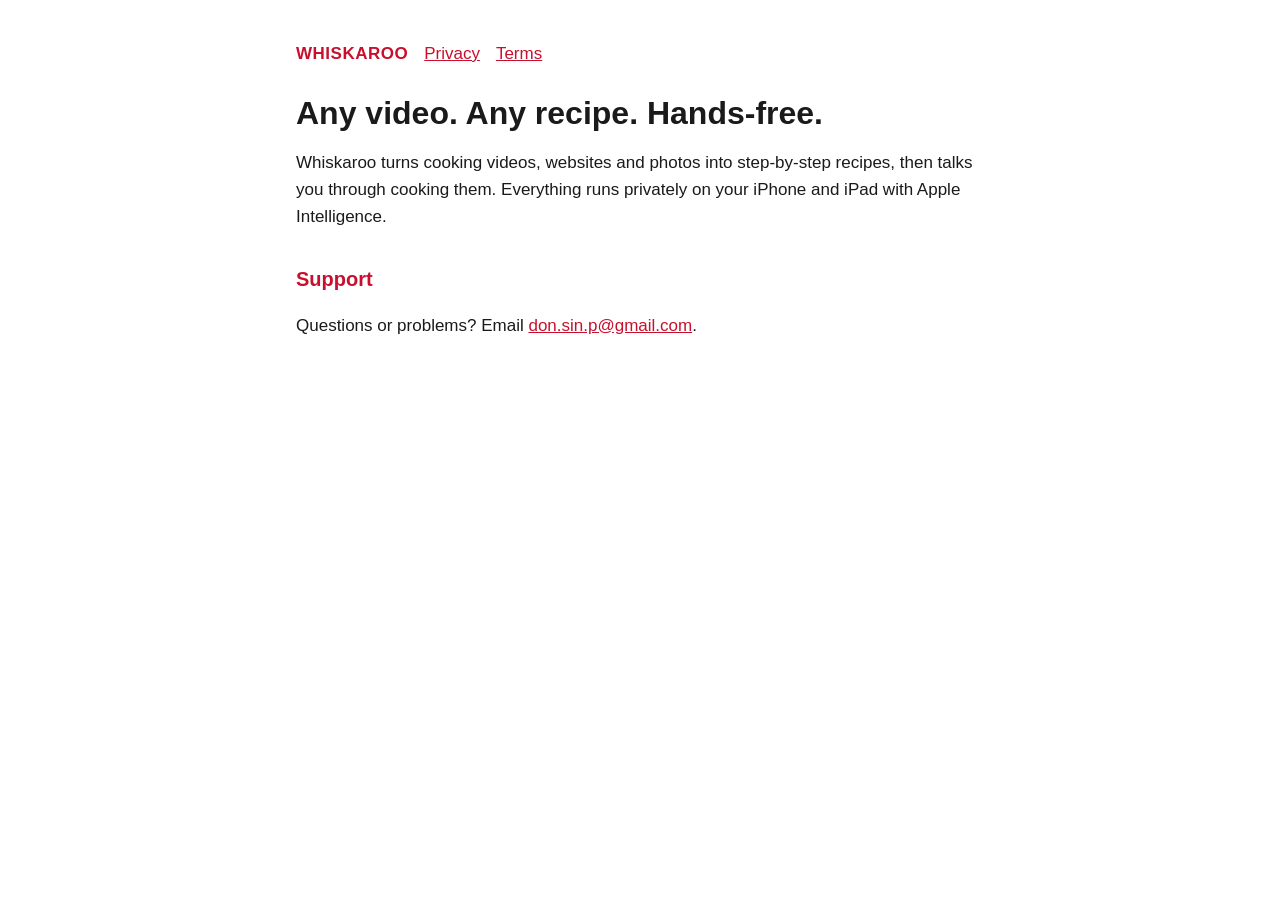
<file: index.html>
<!doctype html><html lang="en"><head><meta charset="utf-8"><meta name="viewport" content="width=device-width,initial-scale=1">
<title>Whiskaroo</title><link rel="stylesheet" href="style.css"></head><body><main>
<nav><a class="brand" href="index.html">WHISKAROO</a><a href="privacy.html">Privacy</a><a href="terms.html">Terms</a></nav>
<h1>Any video. Any recipe. Hands-free.</h1>
<p>Whiskaroo turns cooking videos, websites and photos into step-by-step recipes, then talks you through cooking them. Everything runs privately on your iPhone and iPad with Apple Intelligence.</p>
<h2>Support</h2>
<p>Questions or problems? Email <a href="mailto:don.sin.p@gmail.com">don.sin.p@gmail.com</a>.</p>
</main></body></html>
</file>
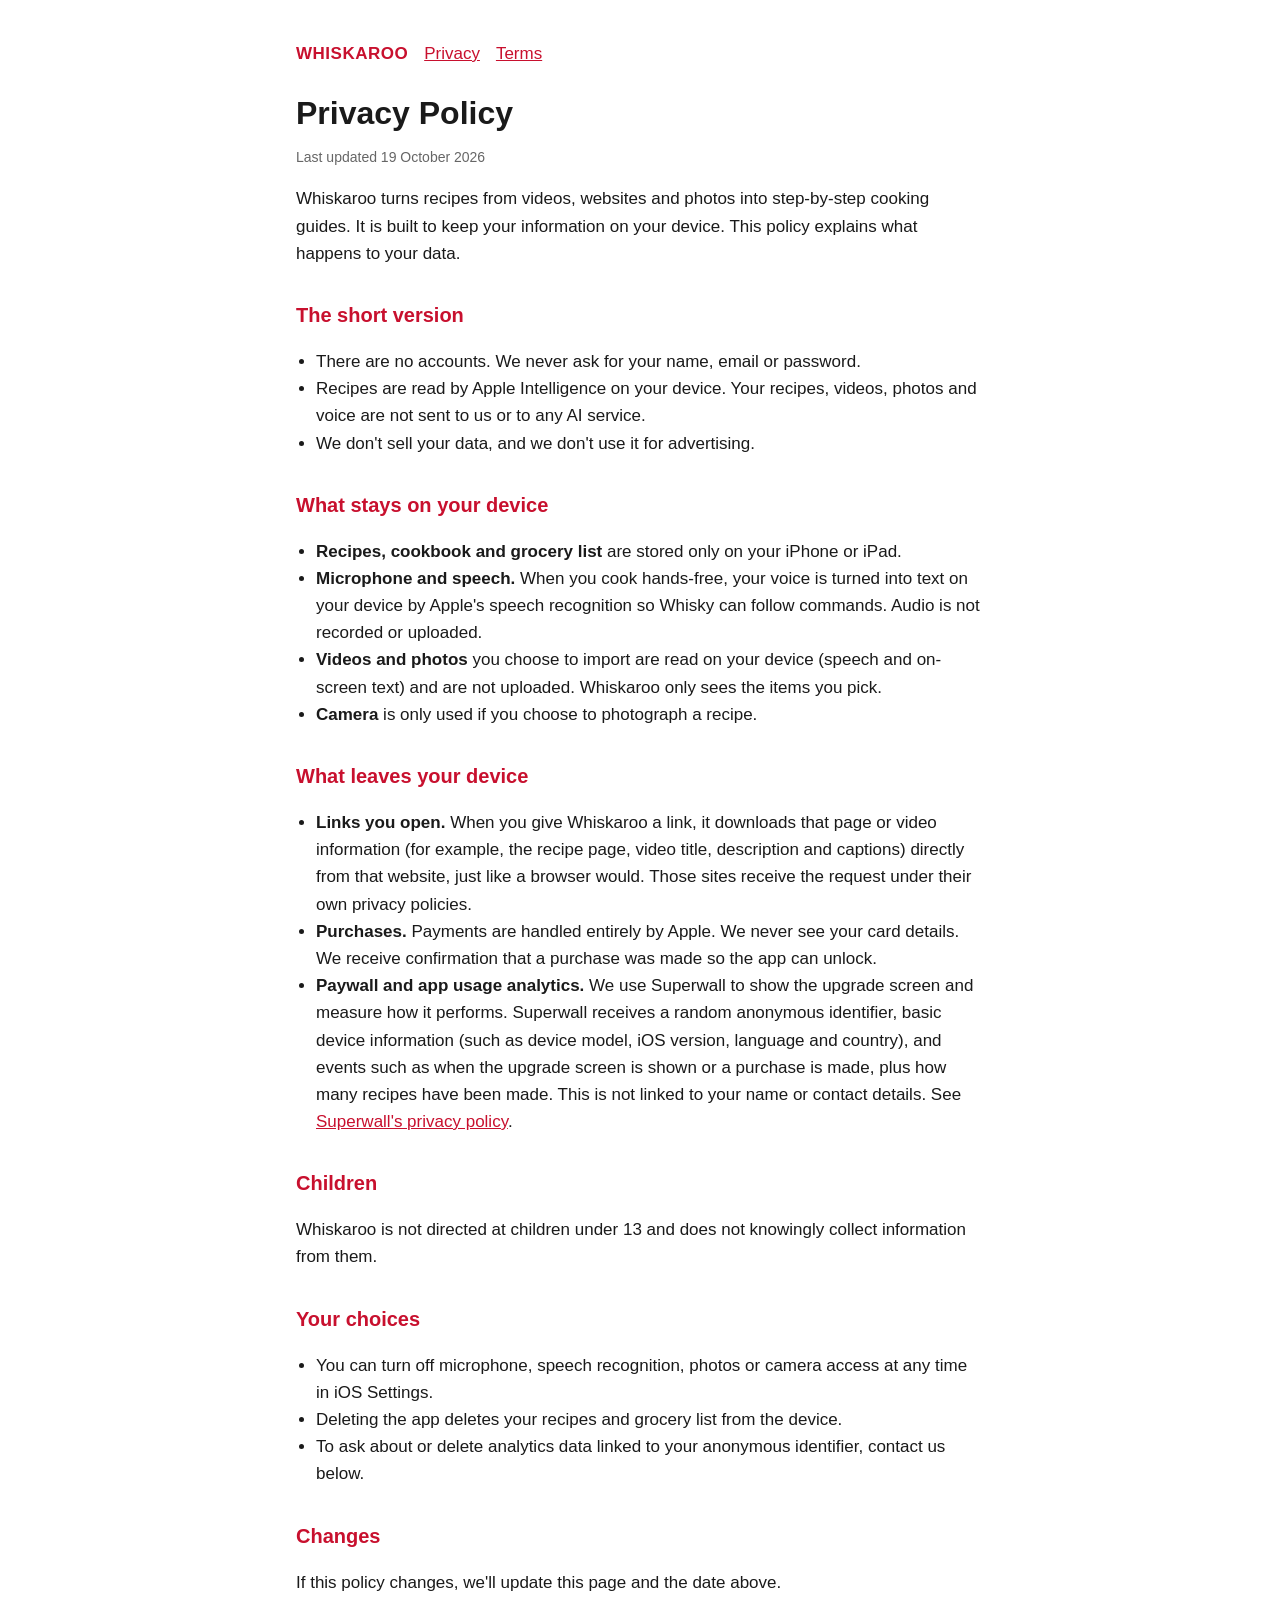
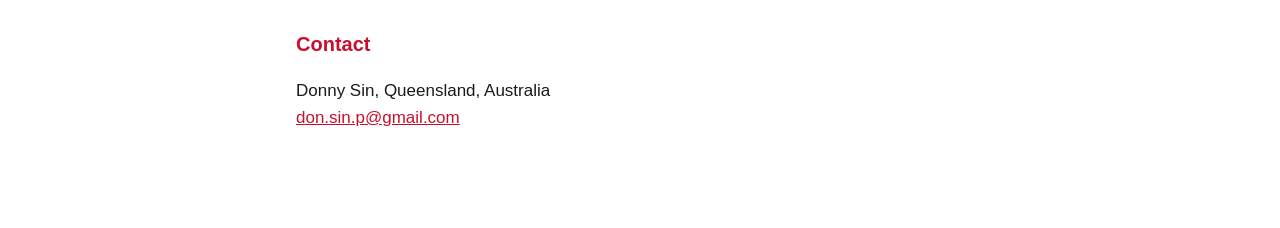
<file: privacy.html>
<!doctype html><html lang="en"><head><meta charset="utf-8"><meta name="viewport" content="width=device-width,initial-scale=1">
<title>Whiskaroo Privacy Policy</title><link rel="stylesheet" href="style.css"></head><body><main>
<nav><a class="brand" href="index.html">WHISKAROO</a><a href="privacy.html">Privacy</a><a href="terms.html">Terms</a></nav>
<h1>Privacy Policy</h1><p class="muted">Last updated 19 October 2026</p>

<p>Whiskaroo turns recipes from videos, websites and photos into step-by-step cooking guides. It is built to keep your information on your device. This policy explains what happens to your data.</p>

<h2>The short version</h2>
<ul>
<li>There are no accounts. We never ask for your name, email or password.</li>
<li>Recipes are read by Apple Intelligence on your device. Your recipes, videos, photos and voice are not sent to us or to any AI service.</li>
<li>We don't sell your data, and we don't use it for advertising.</li>
</ul>

<h2>What stays on your device</h2>
<ul>
<li><strong>Recipes, cookbook and grocery list</strong> are stored only on your iPhone or iPad.</li>
<li><strong>Microphone and speech.</strong> When you cook hands-free, your voice is turned into text on your device by Apple's speech recognition so Whisky can follow commands. Audio is not recorded or uploaded.</li>
<li><strong>Videos and photos</strong> you choose to import are read on your device (speech and on-screen text) and are not uploaded. Whiskaroo only sees the items you pick.</li>
<li><strong>Camera</strong> is only used if you choose to photograph a recipe.</li>
</ul>

<h2>What leaves your device</h2>
<ul>
<li><strong>Links you open.</strong> When you give Whiskaroo a link, it downloads that page or video information (for example, the recipe page, video title, description and captions) directly from that website, just like a browser would. Those sites receive the request under their own privacy policies.</li>
<li><strong>Purchases.</strong> Payments are handled entirely by Apple. We never see your card details. We receive confirmation that a purchase was made so the app can unlock.</li>
<li><strong>Paywall and app usage analytics.</strong> We use Superwall to show the upgrade screen and measure how it performs. Superwall receives a random anonymous identifier, basic device information (such as device model, iOS version, language and country), and events such as when the upgrade screen is shown or a purchase is made, plus how many recipes have been made. This is not linked to your name or contact details. See <a href="https://superwall.com/privacy">Superwall's privacy policy</a>.</li>
</ul>

<h2>Children</h2>
<p>Whiskaroo is not directed at children under 13 and does not knowingly collect information from them.</p>

<h2>Your choices</h2>
<ul>
<li>You can turn off microphone, speech recognition, photos or camera access at any time in iOS Settings.</li>
<li>Deleting the app deletes your recipes and grocery list from the device.</li>
<li>To ask about or delete analytics data linked to your anonymous identifier, contact us below.</li>
</ul>

<h2>Changes</h2>
<p>If this policy changes, we'll update this page and the date above.</p>

<h2>Contact</h2>
<p>Donny Sin, Queensland, Australia<br><a href="mailto:don.sin.p@gmail.com">don.sin.p@gmail.com</a></p>
</main></body></html>
</file>
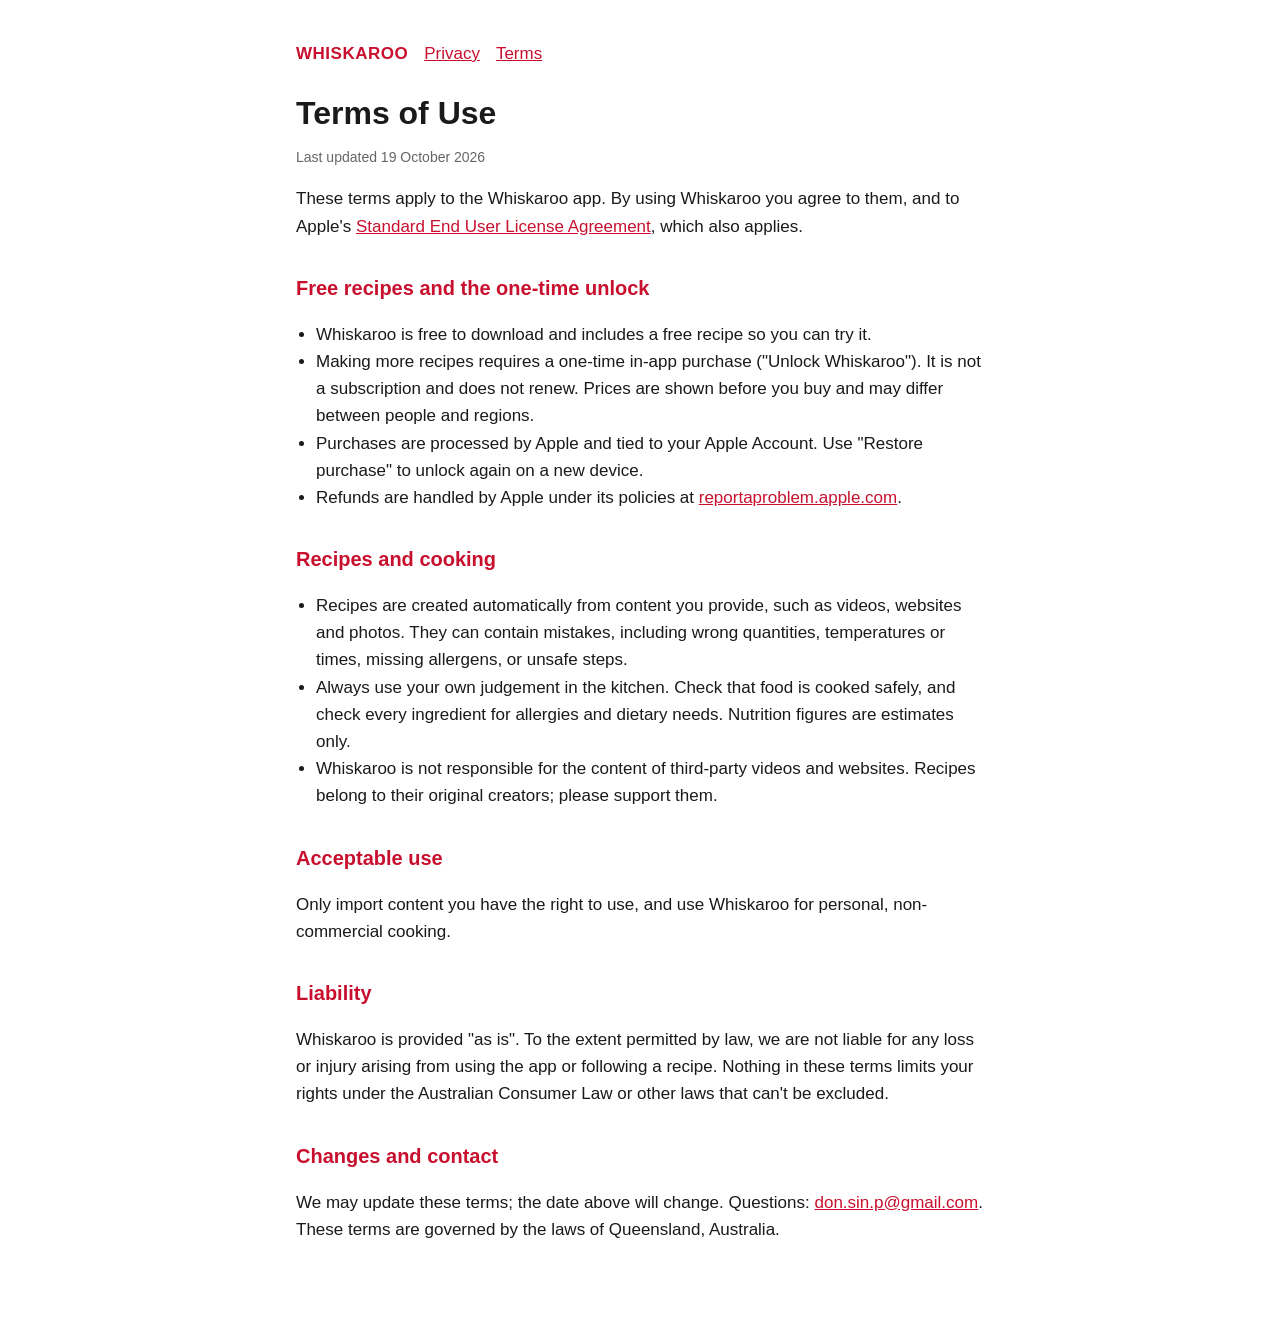
<file: terms.html>
<!doctype html><html lang="en"><head><meta charset="utf-8"><meta name="viewport" content="width=device-width,initial-scale=1">
<title>Whiskaroo Terms of Use</title><link rel="stylesheet" href="style.css"></head><body><main>
<nav><a class="brand" href="index.html">WHISKAROO</a><a href="privacy.html">Privacy</a><a href="terms.html">Terms</a></nav>
<h1>Terms of Use</h1><p class="muted">Last updated 19 October 2026</p>

<p>These terms apply to the Whiskaroo app. By using Whiskaroo you agree to them, and to Apple's <a href="https://www.apple.com/legal/internet-services/itunes/dev/stdeula/">Standard End User License Agreement</a>, which also applies.</p>

<h2>Free recipes and the one-time unlock</h2>
<ul>
<li>Whiskaroo is free to download and includes a free recipe so you can try it.</li>
<li>Making more recipes requires a one-time in-app purchase ("Unlock Whiskaroo"). It is not a subscription and does not renew. Prices are shown before you buy and may differ between people and regions.</li>
<li>Purchases are processed by Apple and tied to your Apple Account. Use "Restore purchase" to unlock again on a new device.</li>
<li>Refunds are handled by Apple under its policies at <a href="https://reportaproblem.apple.com">reportaproblem.apple.com</a>.</li>
</ul>

<h2>Recipes and cooking</h2>
<ul>
<li>Recipes are created automatically from content you provide, such as videos, websites and photos. They can contain mistakes, including wrong quantities, temperatures or times, missing allergens, or unsafe steps.</li>
<li>Always use your own judgement in the kitchen. Check that food is cooked safely, and check every ingredient for allergies and dietary needs. Nutrition figures are estimates only.</li>
<li>Whiskaroo is not responsible for the content of third-party videos and websites. Recipes belong to their original creators; please support them.</li>
</ul>

<h2>Acceptable use</h2>
<p>Only import content you have the right to use, and use Whiskaroo for personal, non-commercial cooking.</p>

<h2>Liability</h2>
<p>Whiskaroo is provided "as is". To the extent permitted by law, we are not liable for any loss or injury arising from using the app or following a recipe. Nothing in these terms limits your rights under the Australian Consumer Law or other laws that can't be excluded.</p>

<h2>Changes and contact</h2>
<p>We may update these terms; the date above will change. Questions: <a href="mailto:don.sin.p@gmail.com">don.sin.p@gmail.com</a>. These terms are governed by the laws of Queensland, Australia.</p>
</main></body></html>
</file>
<file: style.css>
:root{--red:#C8102E;--ink:#1a1a1a;--muted:#666;--bg:#fff}
@media (prefers-color-scheme:dark){:root{--ink:#eee;--muted:#aaa;--bg:#121212}}
*{box-sizing:border-box}body{margin:0;background:var(--bg);color:var(--ink);font:17px/1.6 -apple-system,BlinkMacSystemFont,"Segoe UI",Roboto,sans-serif}
main{max-width:720px;margin:0 auto;padding:40px 16px 80px}
h1{font-size:32px;line-height:1.15;margin:0 0 4px}h2{font-size:20px;margin:32px 0 8px;color:var(--red)}
.brand{font-weight:900;letter-spacing:.5px;color:var(--red);text-decoration:none}.muted{color:var(--muted);font-size:14px}
a{color:var(--red)}ul{padding-left:20px}nav{display:flex;gap:16px;margin-bottom:28px}
</file>
